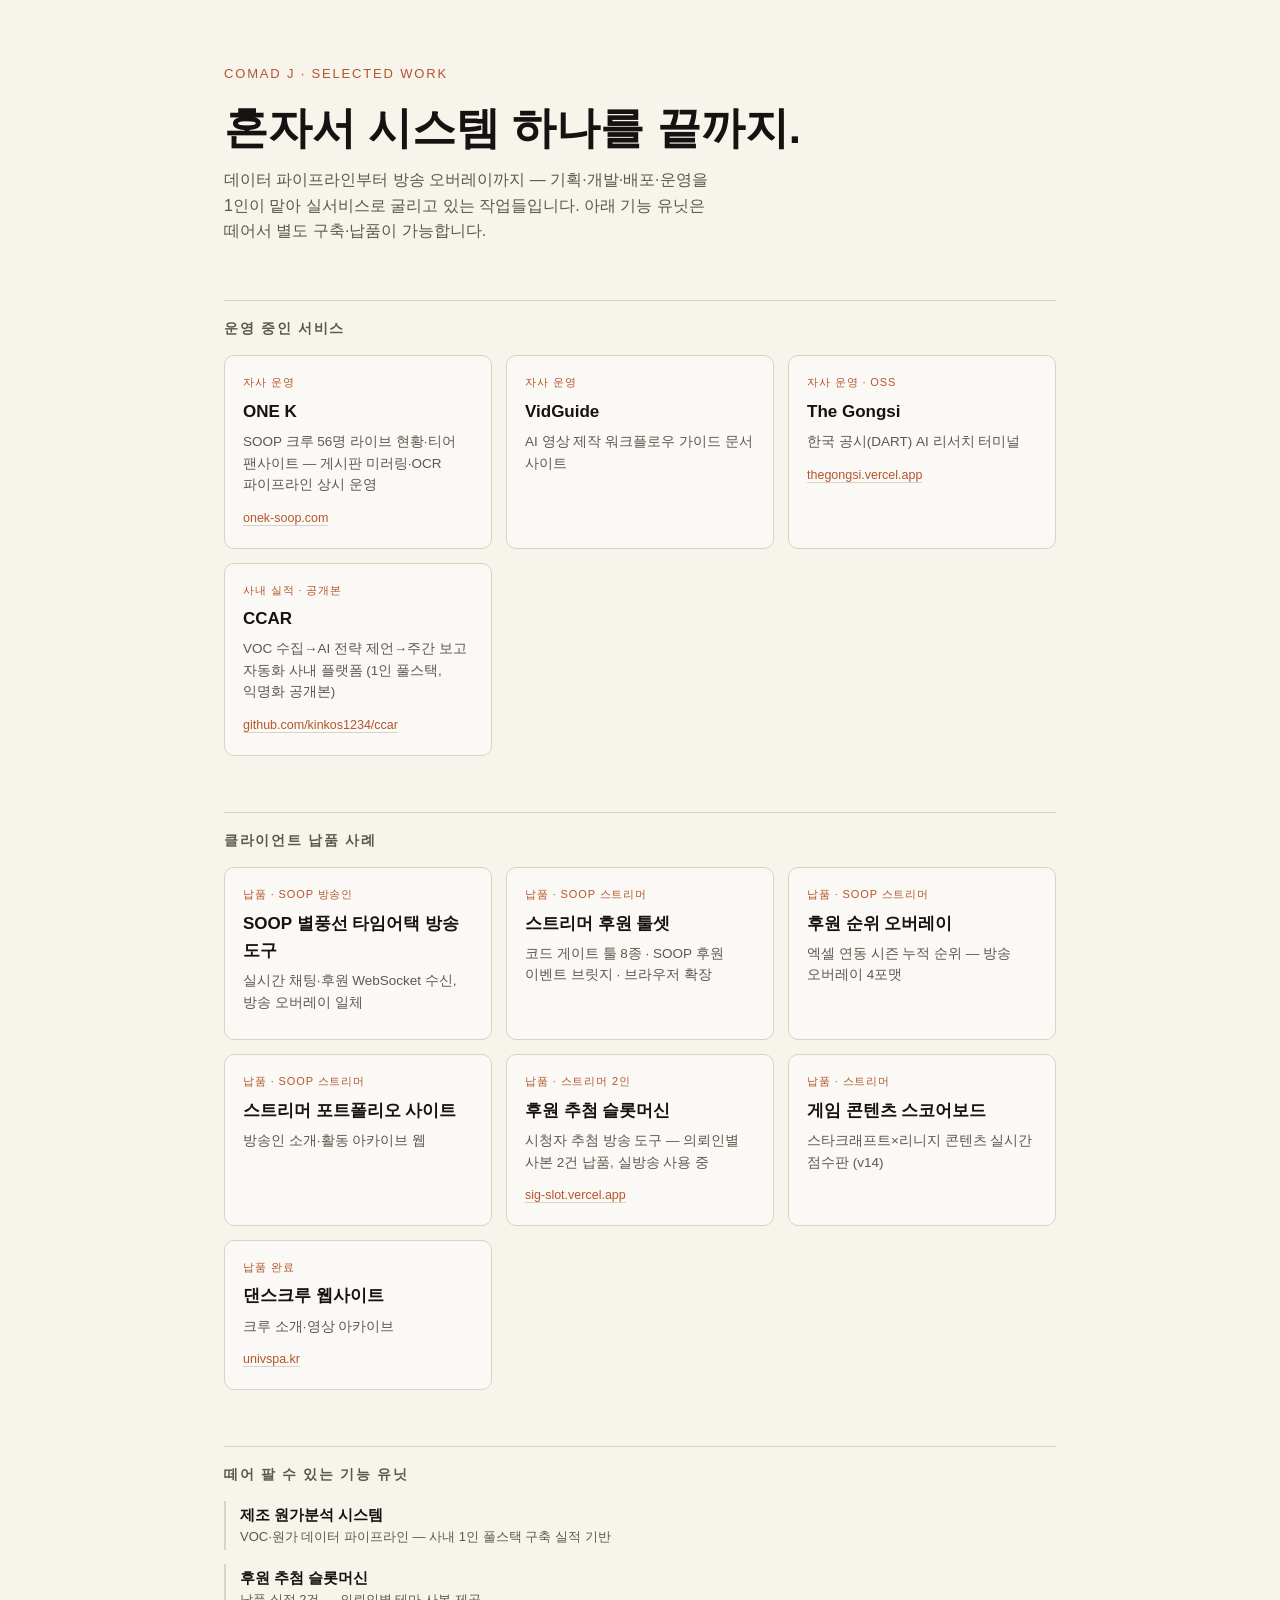
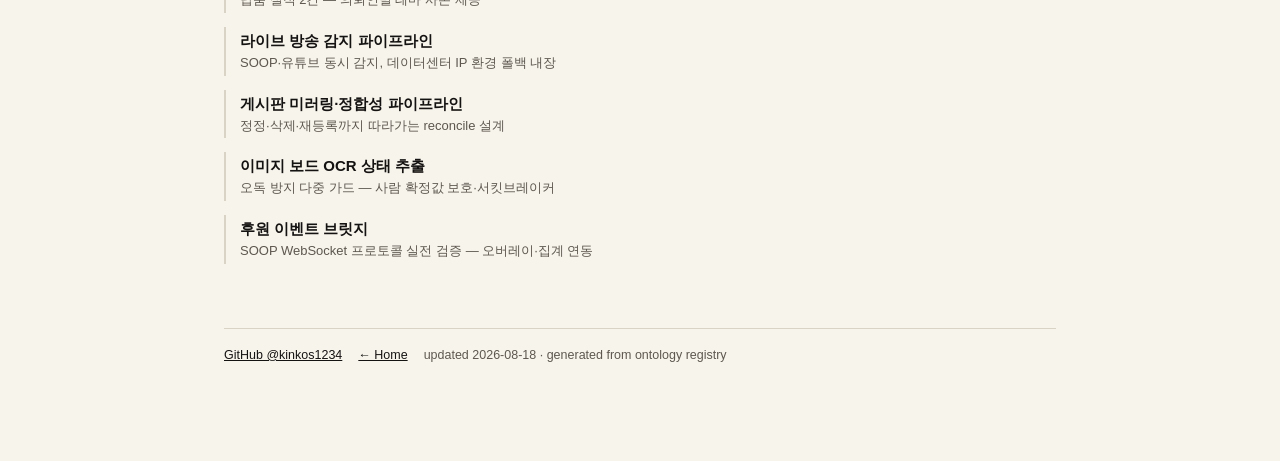
<file: work.html>
<!doctype html>
<html lang="ko"><head><meta charset="utf-8">
<meta name="viewport" content="width=device-width, initial-scale=1">
<title>Comad J — Work</title>
<style>
:root { --paper:#F7F4EC; --ink:#151312; --sub:#5d574f; --hair:#d9d3c6; --accent:#B4552D; }
* { margin:0; box-sizing:border-box; }
body { background:var(--paper); color:var(--ink); font-family:Pretendard,-apple-system,"Apple SD Gothic Neo","Noto Sans KR",sans-serif; word-break:keep-all; line-height:1.6; }
.wrap { max-width:880px; margin:0 auto; padding:64px 24px 96px; }
header p.eyebrow { font-size:13px; letter-spacing:.14em; color:var(--accent); text-transform:uppercase; }
h1 { font-size:clamp(28px,5vw,44px); font-weight:800; margin:8px 0 4px; }
header p.lede { color:var(--sub); max-width:56ch; }
h2 { font-size:14px; letter-spacing:.12em; color:var(--sub); text-transform:uppercase; margin:56px 0 16px; padding-top:16px; border-top:1px solid var(--hair); }
.grid { display:grid; grid-template-columns:repeat(auto-fill,minmax(250px,1fr)); gap:14px; }
.card { border:1px solid var(--hair); border-radius:10px; padding:18px; background:rgba(255,255,255,.45); }
.card .tag { font-size:11px; letter-spacing:.08em; color:var(--accent); margin-bottom:6px; }
.card h3 { font-size:17px; margin-bottom:6px; }
.card p { font-size:13.5px; color:var(--sub); margin-bottom:8px; }
.card a { font-size:12.5px; color:var(--accent); text-decoration:none; border-bottom:1px solid var(--hair); }
.unit { border-left:2px solid var(--hair); padding:2px 0 2px 14px; margin-bottom:14px; }
.unit h4 { font-size:15px; }
.unit p { font-size:13px; color:var(--sub); }
footer { margin-top:64px; padding-top:16px; border-top:1px solid var(--hair); font-size:12.5px; color:var(--sub); display:flex; gap:16px; flex-wrap:wrap; }
footer a { color:var(--ink); }
</style></head><body><div class="wrap">
<header>
  <p class="eyebrow">Comad J · Selected Work</p>
  <h1>혼자서 시스템 하나를 끝까지.</h1>
  <p class="lede">데이터 파이프라인부터 방송 오버레이까지 — 기획·개발·배포·운영을 1인이 맡아
  실서비스로 굴리고 있는 작업들입니다. 아래 기능 유닛은 떼어서 별도 구축·납품이 가능합니다.</p>
</header>
<h2>운영 중인 서비스</h2><div class="grid"><div class="card"><div class="tag">자사 운영</div><h3>ONE K</h3><p>SOOP 크루 56명 라이브 현황·티어 팬사이트 — 게시판 미러링·OCR 파이프라인 상시 운영</p><a href="https://onek-soop.com" target="_blank" rel="noopener">onek-soop.com</a></div><div class="card"><div class="tag">자사 운영</div><h3>VidGuide</h3><p>AI 영상 제작 워크플로우 가이드 문서 사이트</p></div><div class="card"><div class="tag">자사 운영 · OSS</div><h3>The Gongsi</h3><p>한국 공시(DART) AI 리서치 터미널</p><a href="https://thegongsi.vercel.app" target="_blank" rel="noopener">thegongsi.vercel.app</a></div><div class="card"><div class="tag">사내 실적 · 공개본</div><h3>CCAR</h3><p>VOC 수집→AI 전략 제언→주간 보고 자동화 사내 플랫폼 (1인 풀스택, 익명화 공개본)</p><a href="https://github.com/kinkos1234/ccar" target="_blank" rel="noopener">github.com/kinkos1234/ccar</a></div></div>
<h2>클라이언트 납품 사례</h2><div class="grid"><div class="card"><div class="tag">납품 · SOOP 방송인</div><h3>SOOP 별풍선 타임어택 방송 도구</h3><p>실시간 채팅·후원 WebSocket 수신, 방송 오버레이 일체</p></div><div class="card"><div class="tag">납품 · SOOP 스트리머</div><h3>스트리머 후원 툴셋</h3><p>코드 게이트 툴 8종 · SOOP 후원 이벤트 브릿지 · 브라우저 확장</p></div><div class="card"><div class="tag">납품 · SOOP 스트리머</div><h3>후원 순위 오버레이</h3><p>엑셀 연동 시즌 누적 순위 — 방송 오버레이 4포맷</p></div><div class="card"><div class="tag">납품 · SOOP 스트리머</div><h3>스트리머 포트폴리오 사이트</h3><p>방송인 소개·활동 아카이브 웹</p></div><div class="card"><div class="tag">납품 · 스트리머 2인</div><h3>후원 추첨 슬롯머신</h3><p>시청자 추첨 방송 도구 — 의뢰인별 사본 2건 납품, 실방송 사용 중</p><a href="https://sig-slot.vercel.app" target="_blank" rel="noopener">sig-slot.vercel.app</a></div><div class="card"><div class="tag">납품 · 스트리머</div><h3>게임 콘텐츠 스코어보드</h3><p>스타크래프트×리니지 콘텐츠 실시간 점수판 (v14)</p></div><div class="card"><div class="tag">납품 완료</div><h3>댄스크루 웹사이트</h3><p>크루 소개·영상 아카이브</p><a href="https://univspa.kr" target="_blank" rel="noopener">univspa.kr</a></div></div>
<h2>떼어 팔 수 있는 기능 유닛</h2><div class="unit"><h4>제조 원가분석 시스템</h4><p>VOC·원가 데이터 파이프라인 — 사내 1인 풀스택 구축 실적 기반</p></div><div class="unit"><h4>후원 추첨 슬롯머신</h4><p>납품 실적 2건 — 의뢰인별 테마 사본 제공</p></div><div class="unit"><h4>라이브 방송 감지 파이프라인</h4><p>SOOP·유튜브 동시 감지, 데이터센터 IP 환경 폴백 내장</p></div><div class="unit"><h4>게시판 미러링·정합성 파이프라인</h4><p>정정·삭제·재등록까지 따라가는 reconcile 설계</p></div><div class="unit"><h4>이미지 보드 OCR 상태 추출</h4><p>오독 방지 다중 가드 — 사람 확정값 보호·서킷브레이커</p></div><div class="unit"><h4>후원 이벤트 브릿지</h4><p>SOOP WebSocket 프로토콜 실전 검증 — 오버레이·집계 연동</p></div>
<footer><a href="https://github.com/kinkos1234" target="_blank" rel="noopener">GitHub @kinkos1234</a>
<a href="/">← Home</a><span>updated 2026-08-18 · generated from ontology registry</span></footer>
</div></body></html>
</file>
